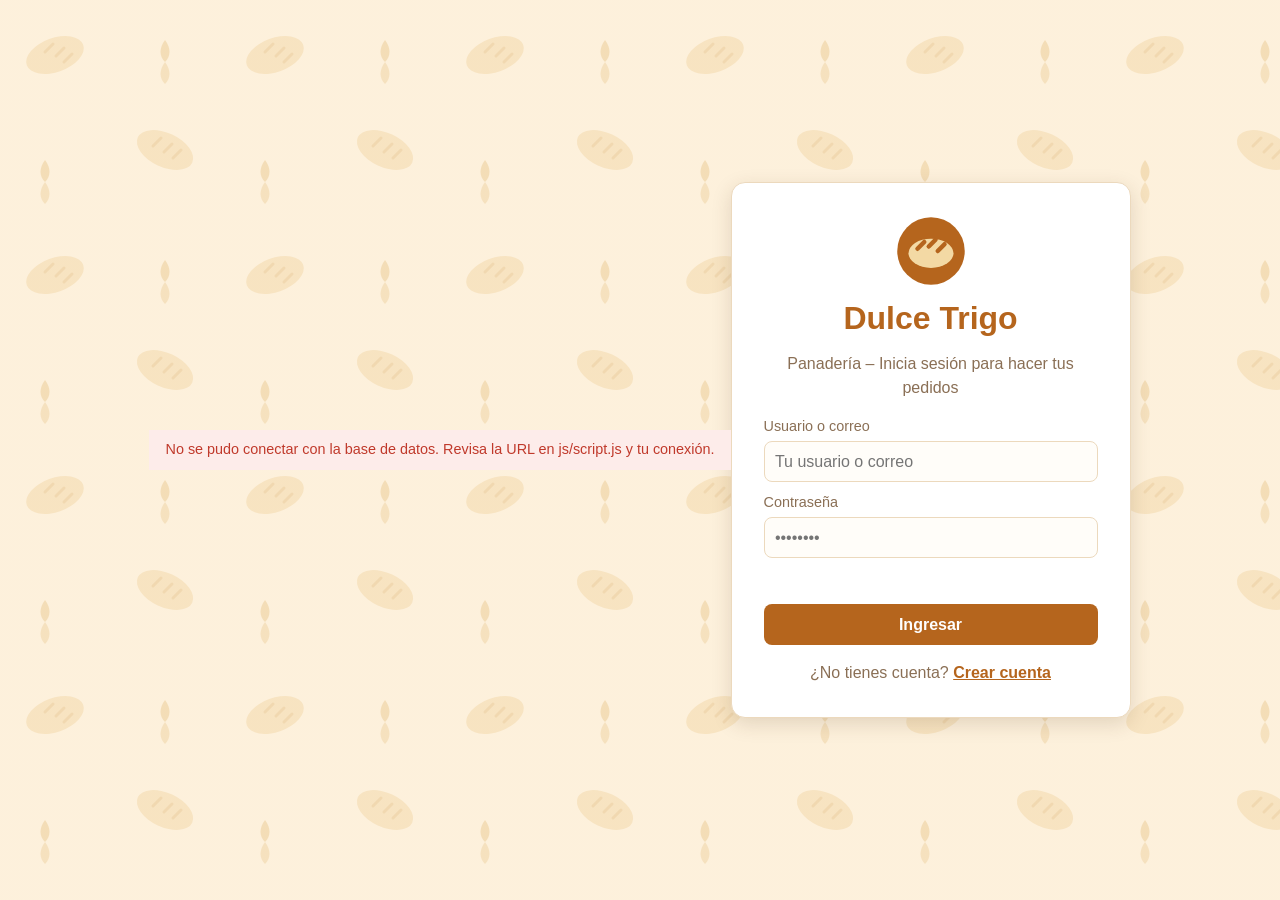
<file: index.html>
<!DOCTYPE html>
<html lang="es">
<head>
<meta charset="UTF-8">
<meta name="viewport" content="width=device-width, initial-scale=1">
<title>Login | Panadería Dulce Trigo</title>
<link rel="stylesheet" href="css/estilos.css">
<link rel="stylesheet" href="css/responsive.css">
</head>
<body data-page="login" class="login-body">
<main class="login-box">
  <img src="img/logo.svg" alt="Logo Dulce Trigo" width="72">
  <h1 data-cfg="nombre">Dulce Trigo</h1>
  <p>Panadería – Inicia sesión para hacer tus pedidos</p>
  <form id="loginForm" novalidate>
    <label for="usuario">Usuario o correo</label>
    <input type="text" id="usuario" placeholder="Tu usuario o correo">
    <label for="clave">Contraseña</label>
    <input type="password" id="clave" placeholder="••••••••">
    <div id="error" class="error" role="alert"></div>
    <button type="submit">Ingresar</button>
  </form>
  <p class="enlace">¿No tienes cuenta? <a href="pages/registro.html">Crear cuenta</a></p>
</main>
<script src="js/script.js"></script>
</body>
</html>
</file>
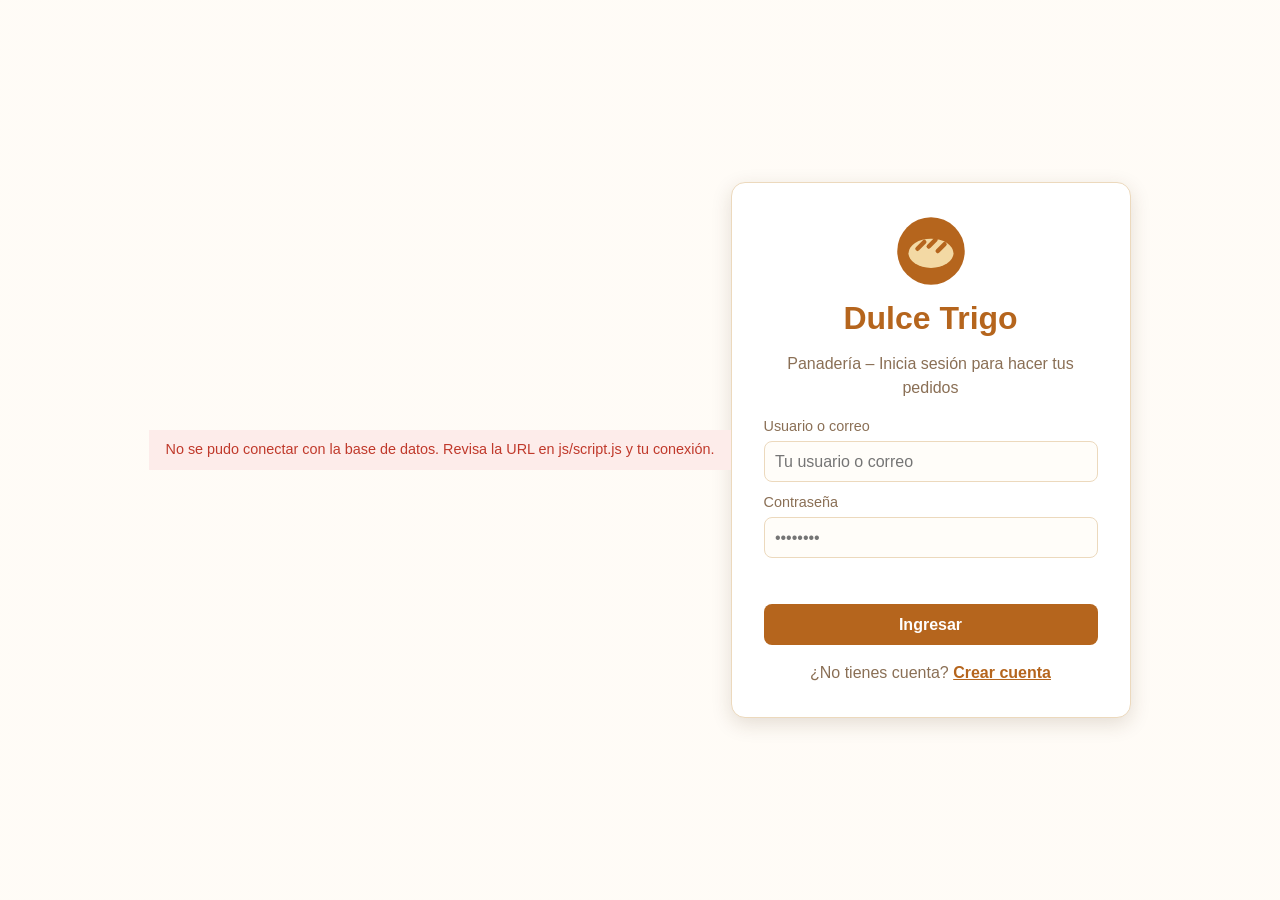
<file: pages/configuracion.html>
<!DOCTYPE html>
<html lang="es">
<head>
<meta charset="UTF-8">
<meta name="viewport" content="width=device-width, initial-scale=1">
<title>Configuración | Dulce Trigo</title>
<link rel="stylesheet" href="../css/estilos.css">
<link rel="stylesheet" href="../css/responsive.css">
</head>
<body data-page="configuracion" data-rol="admin">
<div class="layout">
<header>
  <div class="brand"><img src="../img/logo.svg" alt="Logo" width="36"><span data-cfg="nombre">Dulce Trigo</span></div>
  <span id="saludo"></span>
  <button id="salir" class="btn-sec">Cerrar sesión</button>
</header>
<nav id="menu"></nav>
<main>
<section>
  <h1>Configuración</h1>
  <p class="mut">Cambia los datos que ven los clientes en todo el sistema.</p>
  <article class="panel">
    <form id="formConfig" novalidate>
      <div class="fila">
        <div><label for="nombre">Nombre de la panadería</label><input id="nombre" type="text" maxlength="40"></div>
        <div><label for="telefono">Teléfono</label><input id="telefono" type="tel"></div>
        <div><label for="direccion">Dirección</label><input id="direccion" type="text"></div>
        <div><label for="horno">Hoy se hornea</label><input id="horno" type="text"></div>
      </div>
      <label for="horario">Horario (puedes usar varias líneas)</label>
      <textarea id="horario" rows="3"></textarea>
      <label for="archivoFondo">Imagen de fondo</label>
      <input id="archivoFondo" type="file" accept="image/*">
      <img id="vistaFondo" class="vista-fondo" alt="Vista previa del fondo">
      <button type="button" id="quitarFondo" class="btn-sec2">Usar fondo predeterminado</button>
      <div id="error" class="error" role="alert"></div>
      <button type="submit">Guardar cambios</button>
    </form>
  </article>
</section>
</main>
<aside>
  <h3>Horario</h3>
  <p data-cfg="horario"></p>
  <h3>Contacto</h3>
  <p><span data-cfg="direccion"></span><br>Tel: <span data-cfg="telefono"></span></p>
  <h3>Hoy se hornea</h3>
  <p data-cfg="horno"></p>
</aside>
<footer>&copy; 2026 <span data-cfg="nombre">Dulce Trigo</span></footer>
</div>
<script src="../js/script.js"></script>
</body>
</html>
</file>
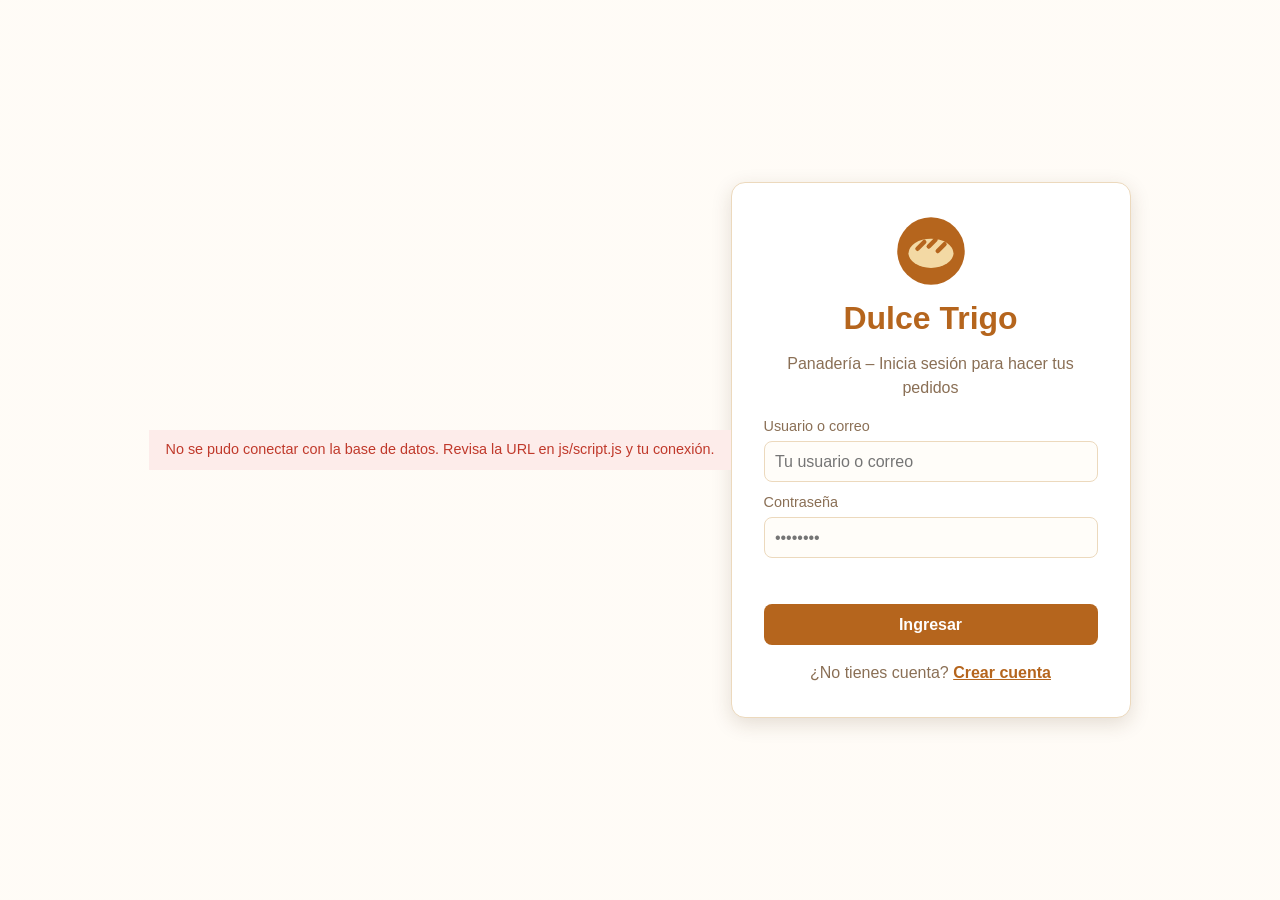
<file: pages/inicio.html>
<!DOCTYPE html>
<html lang="es">
<head>
<meta charset="UTF-8">
<meta name="viewport" content="width=device-width, initial-scale=1">
<title>Panel | Dulce Trigo</title>
<link rel="stylesheet" href="../css/estilos.css">
<link rel="stylesheet" href="../css/responsive.css">
</head>
<body data-page="inicio" data-rol="admin">
<div class="layout">
<header>
  <div class="brand"><img src="../img/logo.svg" alt="Logo" width="36"><span data-cfg="nombre">Dulce Trigo</span></div>
  <span id="saludo"></span>
  <button id="salir" class="btn-sec">Cerrar sesión</button>
</header>
<nav id="menu"></nav>
<main>
<section>
  <h1>Panel de administración</h1>
  <div class="cards">
    <article class="card"><h2 id="totProductos">0</h2><p>Productos</p></article>
    <article class="card"><h2 id="totClientes">0</h2><p>Clientes registrados</p></article>
    <article class="card"><h2 id="totPendientes">0</h2><p>Pedidos pendientes</p></article>
    <article class="card"><h2 id="totVentas">Bs 0</h2><p>Ventas (sin cancelados)</p></article>
  </div>
</section>
<section>
  <h2>Stock bajo (menos de 10)</h2>
  <div class="tabla-wrap"><table><thead><tr><th>Producto</th><th>Stock</th></tr></thead><tbody id="bajo"></tbody></table></div>
</section>
</main>
<aside>
  <h3>Horario</h3>
  <p data-cfg="horario"></p>
  <h3>Contacto</h3>
  <p><span data-cfg="direccion"></span><br>Tel: <span data-cfg="telefono"></span></p>
  <h3>Hoy se hornea</h3>
  <p data-cfg="horno"></p>
</aside>
<footer>&copy; 2026 <span data-cfg="nombre">Dulce Trigo</span></footer>
</div>
<script src="../js/script.js"></script>
</body>
</html>
</file>
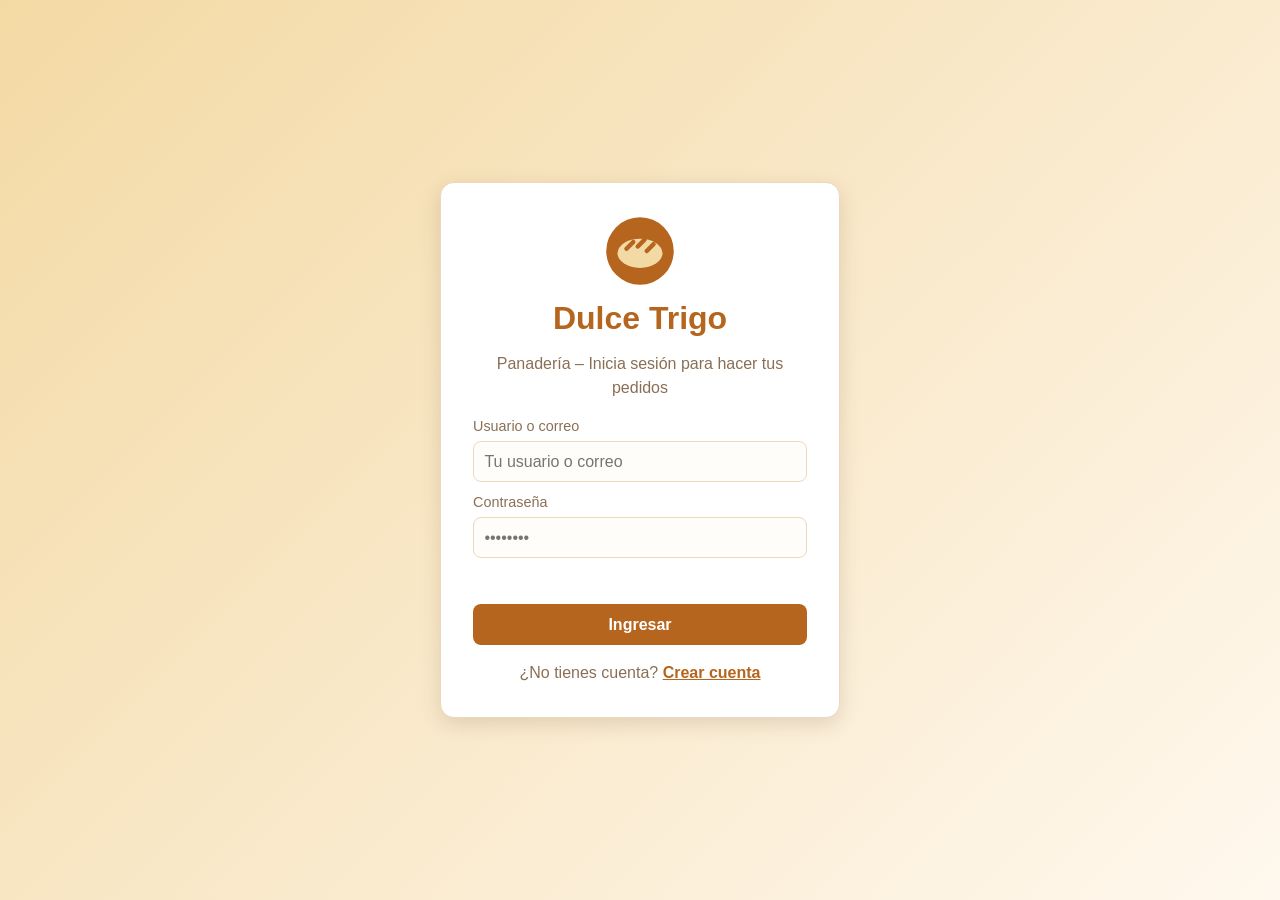
<file: pages/mispedidos.html>
<!DOCTYPE html>
<html lang="es">
<head>
<meta charset="UTF-8">
<meta name="viewport" content="width=device-width, initial-scale=1">
<title>Mis pedidos | Dulce Trigo</title>
<link rel="stylesheet" href="../css/estilos.css">
<link rel="stylesheet" href="../css/responsive.css">
</head>
<body data-page="mispedidos" data-rol="cliente">
<div class="layout">
<header>
  <div class="brand"><img src="../img/logo.svg" alt="Logo" width="36"><span data-cfg="nombre">Dulce Trigo</span></div>
  <span id="saludo"></span>
  <button id="salir" class="btn-sec">Cerrar sesión</button>
</header>
<nav id="menu"></nav>
<main>
<section>
  <h1>Mis pedidos</h1>
  <article class="panel">
    <div class="tabla-wrap"><table><thead><tr><th>N°</th><th>Detalle</th><th>Total</th><th>Entrega</th><th>Estado</th><th></th></tr></thead><tbody id="lista"></tbody></table></div>
  </article>
</section>
</main>
<aside>
  <h3>Horario</h3>
  <p data-cfg="horario"></p>
  <h3>Contacto</h3>
  <p><span data-cfg="direccion"></span><br>Tel: <span data-cfg="telefono"></span></p>
  <h3>Hoy se hornea</h3>
  <p data-cfg="horno"></p>
</aside>
<footer>&copy; 2026 <span data-cfg="nombre">Dulce Trigo</span></footer>
</div>
<script src="../js/script.js"></script>
</body>
</html>
</file>
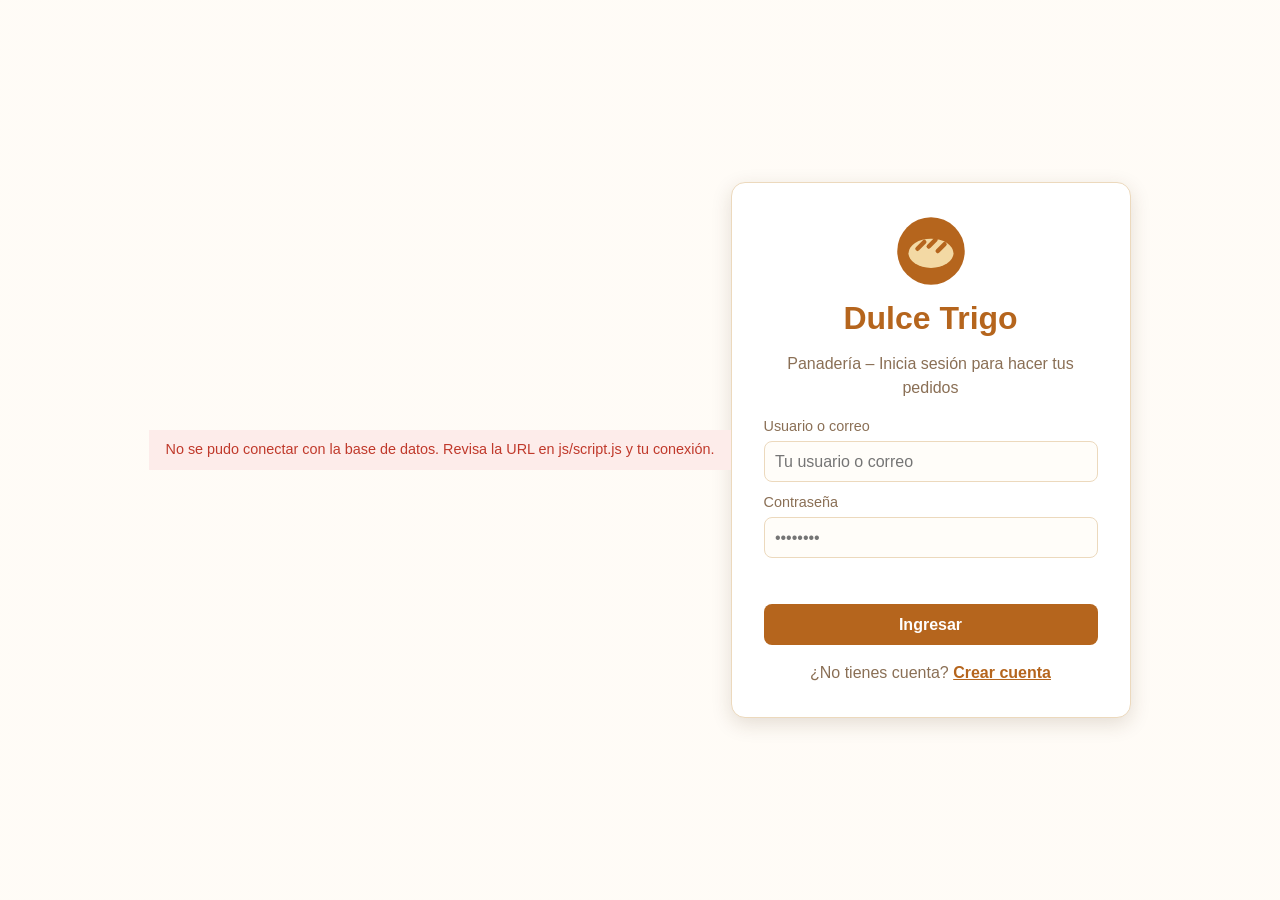
<file: pages/pedidos.html>
<!DOCTYPE html>
<html lang="es">
<head>
<meta charset="UTF-8">
<meta name="viewport" content="width=device-width, initial-scale=1">
<title>Pedidos | Dulce Trigo</title>
<link rel="stylesheet" href="../css/estilos.css">
<link rel="stylesheet" href="../css/responsive.css">
</head>
<body data-page="pedidos" data-rol="admin">
<div class="layout">
<header>
  <div class="brand"><img src="../img/logo.svg" alt="Logo" width="36"><span data-cfg="nombre">Dulce Trigo</span></div>
  <span id="saludo"></span>
  <button id="salir" class="btn-sec">Cerrar sesión</button>
</header>
<nav id="menu"></nav>
<main>
<section>
  <h1>Todos los pedidos</h1>
  <article class="panel">
    <div class="tabla-wrap"><table><thead><tr><th>N°</th><th>Cliente</th><th>Detalle</th><th>Total</th><th>Entrega</th><th>Estado</th></tr></thead><tbody id="lista"></tbody></table></div>
  </article>
</section>
</main>
<aside>
  <h3>Horario</h3>
  <p data-cfg="horario"></p>
  <h3>Contacto</h3>
  <p><span data-cfg="direccion"></span><br>Tel: <span data-cfg="telefono"></span></p>
  <h3>Hoy se hornea</h3>
  <p data-cfg="horno"></p>
</aside>
<footer>&copy; 2026 <span data-cfg="nombre">Dulce Trigo</span></footer>
</div>
<script src="../js/script.js"></script>
</body>
</html>
</file>
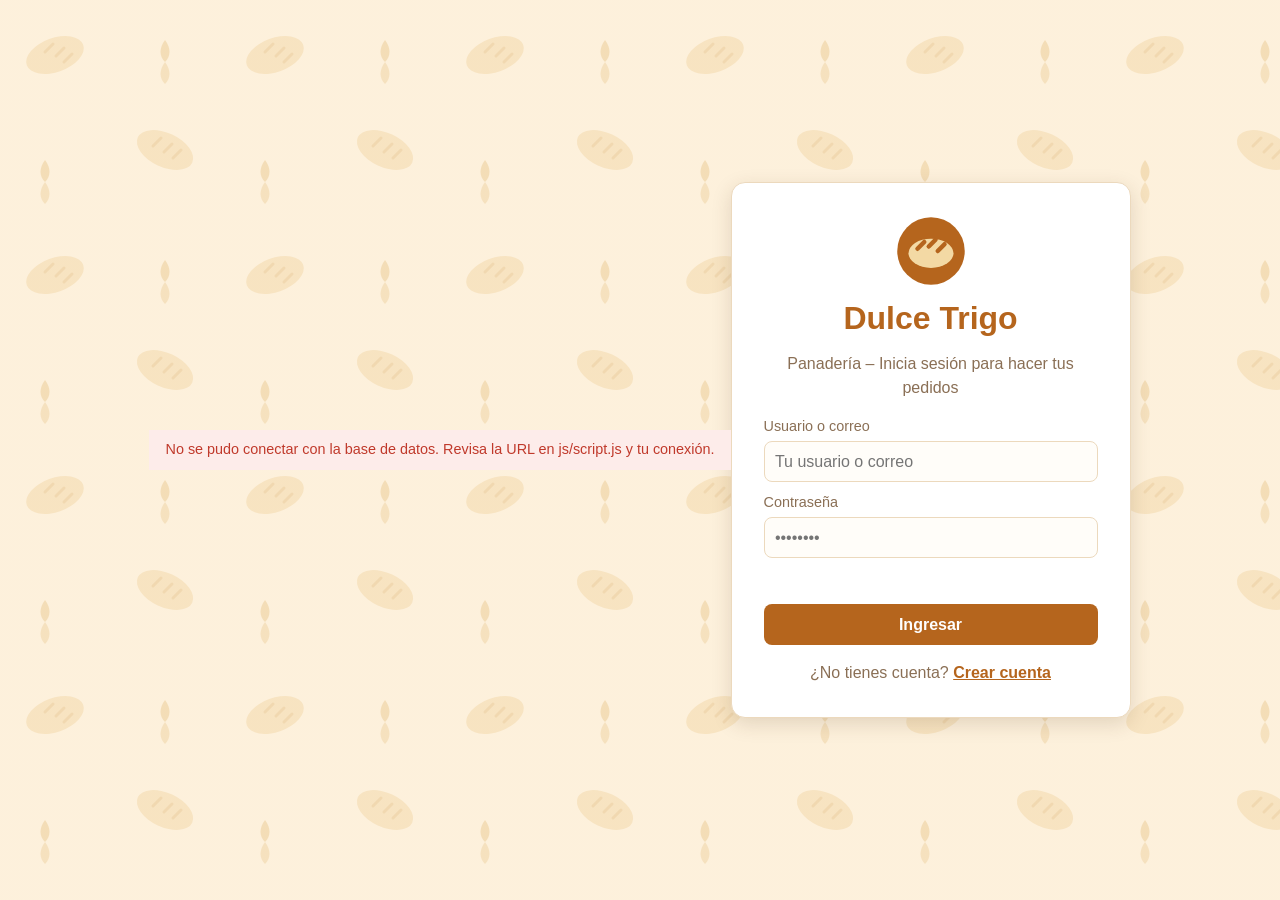
<file: pages/productos.html>
<!DOCTYPE html>
<html lang="es">
<head>
<meta charset="UTF-8">
<meta name="viewport" content="width=device-width, initial-scale=1">
<title>Productos | Dulce Trigo</title>
<link rel="stylesheet" href="../css/estilos.css">
<link rel="stylesheet" href="../css/responsive.css">
</head>
<body data-page="productos" data-rol="admin">
<div class="layout">
<header>
  <div class="brand"><img src="../img/logo.svg" alt="Logo" width="36"><span data-cfg="nombre">Dulce Trigo</span></div>
  <span id="saludo"></span>
  <button id="salir" class="btn-sec">Cerrar sesión</button>
</header>
<nav id="menu"></nav>
<main>
<section>
  <h1>Productos</h1>
  <p class="mut">Cambia el precio o el stock directamente en la tabla y pulsa Guardar.</p>
  <article class="panel">
    <form id="formProducto" novalidate>
      <div class="fila">
        <div><label for="nombre">Producto</label><input id="nombre" type="text"></div>
        <div><label for="categoria">Categoría</label><select id="categoria"><option>Pan</option><option>Pastel</option><option>Empanada</option><option>Bebida</option></select></div>
        <div><label for="precio">Precio (Bs)</label><input id="precio" type="number" step="0.01" min="0"></div>
        <div><label for="stock">Stock</label><input id="stock" type="number" min="0"></div>
      </div>
      <div id="error" class="error" role="alert"></div>
      <button type="submit">Guardar producto</button>
    </form>
  </article>
  <article class="panel">
    <div class="tabla-wrap"><table><thead><tr><th>Producto</th><th>Categoría</th><th>Precio (Bs)</th><th>Stock</th><th>Acciones</th></tr></thead><tbody id="lista"></tbody></table></div>
  </article>
</section>
</main>
<aside>
  <h3>Horario</h3>
  <p data-cfg="horario"></p>
  <h3>Contacto</h3>
  <p><span data-cfg="direccion"></span><br>Tel: <span data-cfg="telefono"></span></p>
  <h3>Hoy se hornea</h3>
  <p data-cfg="horno"></p>
</aside>
<footer>&copy; 2026 <span data-cfg="nombre">Dulce Trigo</span></footer>
</div>
<script src="../js/script.js"></script>
</body>
</html>
</file>
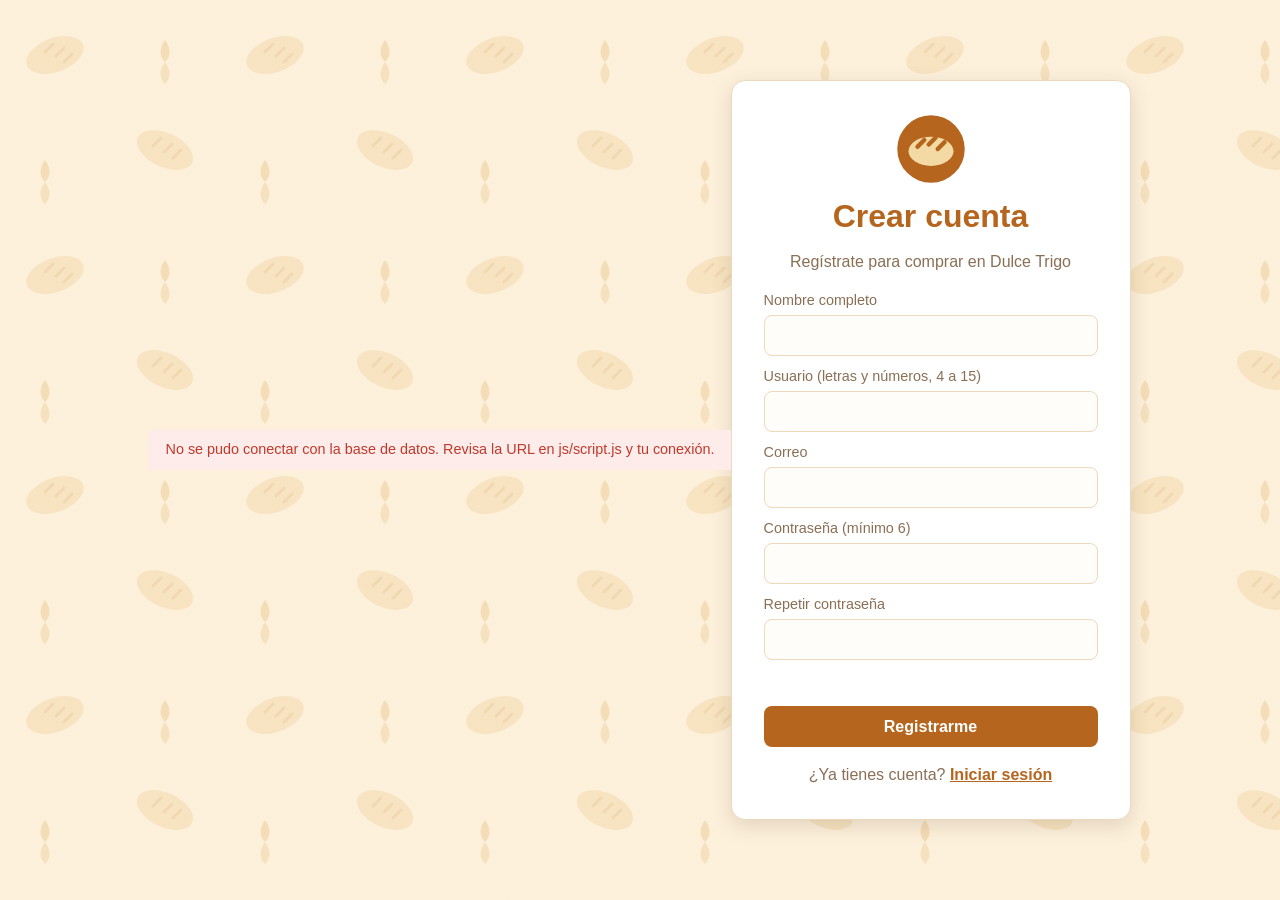
<file: pages/registro.html>
<!DOCTYPE html>
<html lang="es">
<head>
<meta charset="UTF-8">
<meta name="viewport" content="width=device-width, initial-scale=1">
<title>Crear cuenta | Panadería Dulce Trigo</title>
<link rel="stylesheet" href="../css/estilos.css">
<link rel="stylesheet" href="../css/responsive.css">
</head>
<body data-page="registro" class="login-body">
<main class="login-box">
  <img src="../img/logo.svg" alt="Logo Dulce Trigo" width="72">
  <h1>Crear cuenta</h1>
  <p>Regístrate para comprar en <span data-cfg="nombre">Dulce Trigo</span></p>
  <form id="formRegistro" novalidate>
    <label for="nombre">Nombre completo</label>
    <input type="text" id="nombre">
    <label for="usuario">Usuario (letras y números, 4 a 15)</label>
    <input type="text" id="usuario">
    <label for="correo">Correo</label>
    <input type="email" id="correo">
    <label for="clave">Contraseña (mínimo 6)</label>
    <input type="password" id="clave">
    <label for="clave2">Repetir contraseña</label>
    <input type="password" id="clave2">
    <div id="error" class="error" role="alert"></div>
    <button type="submit">Registrarme</button>
  </form>
  <p class="enlace">¿Ya tienes cuenta? <a href="../index.html">Iniciar sesión</a></p>
</main>
<script src="../js/script.js"></script>
</body>
</html>
</file>
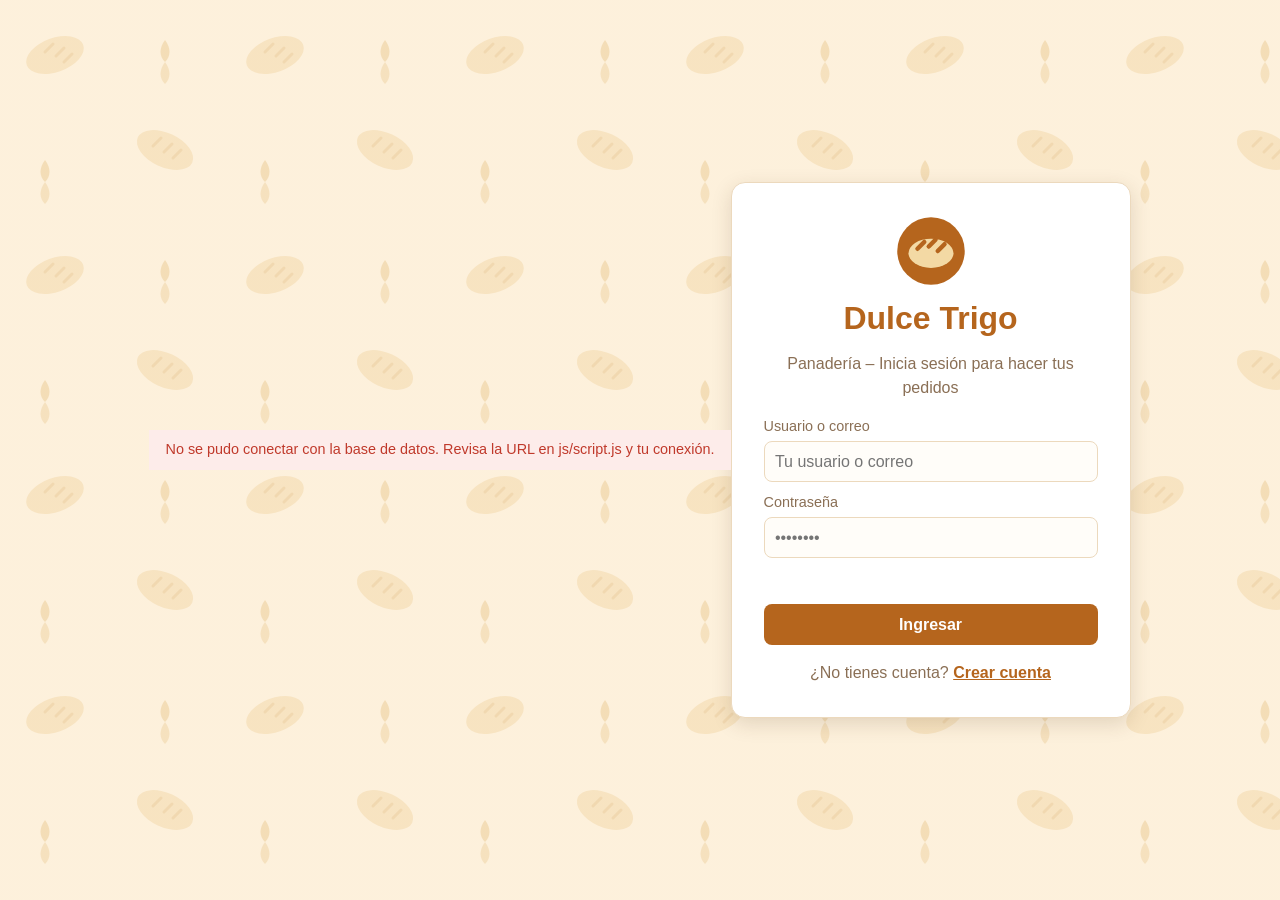
<file: pages/tienda.html>
<!DOCTYPE html>
<html lang="es">
<head>
<meta charset="UTF-8">
<meta name="viewport" content="width=device-width, initial-scale=1">
<title>Tienda | Dulce Trigo</title>
<link rel="stylesheet" href="../css/estilos.css">
<link rel="stylesheet" href="../css/responsive.css">
</head>
<body data-page="tienda" data-rol="cliente">
<div class="layout">
<header>
  <div class="brand"><img src="../img/logo.svg" alt="Logo" width="36"><span data-cfg="nombre">Dulce Trigo</span></div>
  <span id="saludo"></span>
  <button id="salir" class="btn-sec">Cerrar sesión</button>
</header>
<nav id="menu"></nav>
<main>
<section>
  <h1>Nuestros productos</h1>
  <div id="error" class="error" role="alert"></div>
  <label for="buscar">Buscar</label>
  <input id="buscar" type="search" placeholder="Ej: pan, pastel...">
  <div id="catalogo" class="catalogo"></div>
</section>
</main>
<aside>
  <h3>Horario</h3>
  <p data-cfg="horario"></p>
  <h3>Contacto</h3>
  <p><span data-cfg="direccion"></span><br>Tel: <span data-cfg="telefono"></span></p>
  <h3>Hoy se hornea</h3>
  <p data-cfg="horno"></p>
</aside>
<footer>&copy; 2026 <span data-cfg="nombre">Dulce Trigo</span></footer>
</div>
<script src="../js/script.js"></script>
</body>
</html>
</file>
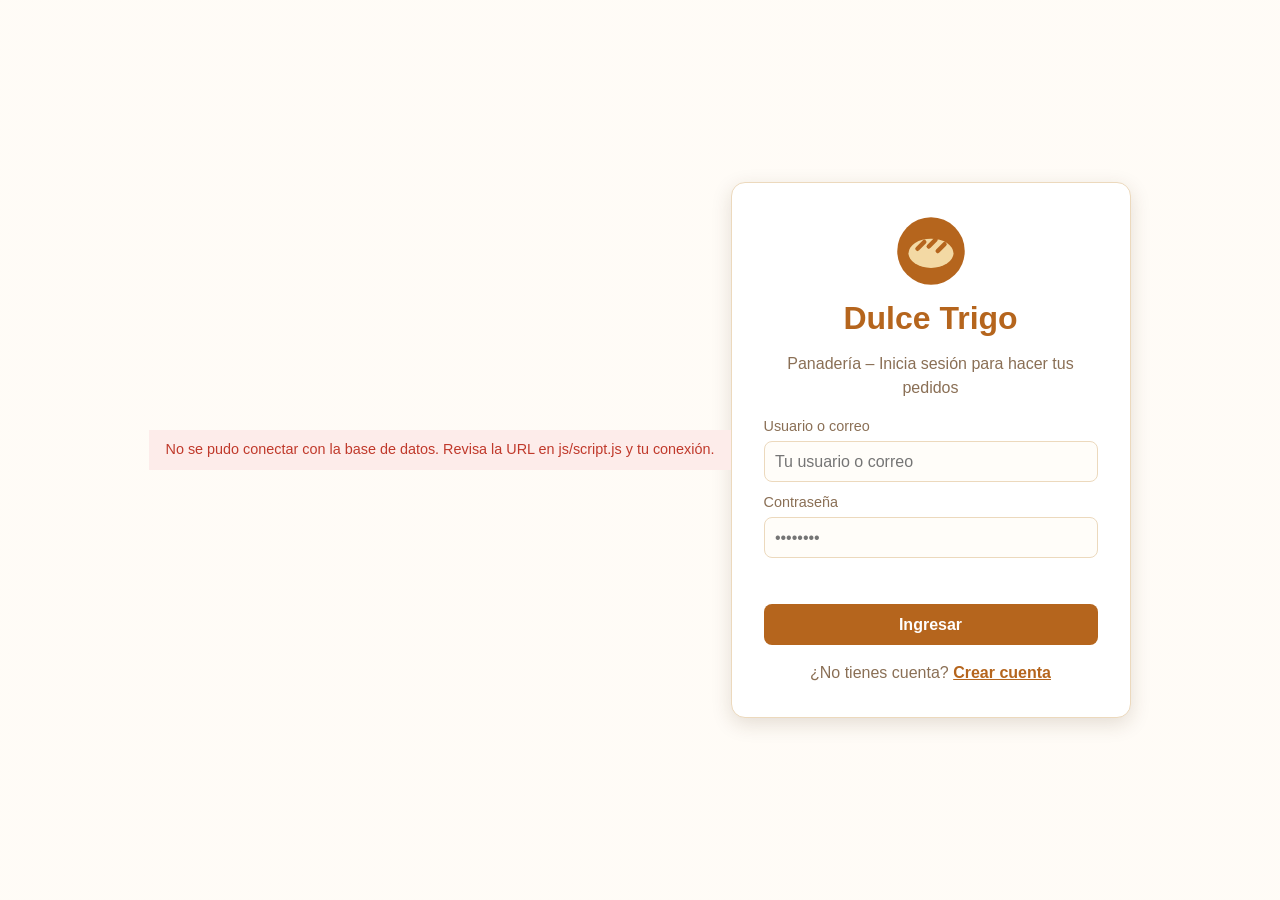
<file: pages/usuarios.html>
<!DOCTYPE html>
<html lang="es">
<head>
<meta charset="UTF-8">
<meta name="viewport" content="width=device-width, initial-scale=1">
<title>Usuarios | Dulce Trigo</title>
<link rel="stylesheet" href="../css/estilos.css">
<link rel="stylesheet" href="../css/responsive.css">
</head>
<body data-page="usuarios" data-rol="admin">
<div class="layout">
<header>
  <div class="brand"><img src="../img/logo.svg" alt="Logo" width="36"><span data-cfg="nombre">Dulce Trigo</span></div>
  <span id="saludo"></span>
  <button id="salir" class="btn-sec">Cerrar sesión</button>
</header>
<nav id="menu"></nav>
<main>
<section>
  <h1>Usuarios</h1>
  <article class="panel">
    <h2>Agregar usuario</h2>
    <form id="formUsuario" novalidate>
      <div class="fila">
        <div><label for="nombre">Nombre completo</label><input id="nombre" type="text"></div>
        <div><label for="usuario">Usuario</label><input id="usuario" type="text"></div>
        <div><label for="correo">Correo</label><input id="correo" type="email"></div>
        <div><label for="clave">Contraseña</label><input id="clave" type="password"></div>
        <div><label for="rol">Rol</label><select id="rol"><option value="cliente">Cliente</option><option value="admin">Administrador</option></select></div>
      </div>
      <div id="error" class="error" role="alert"></div>
      <button type="submit">Agregar usuario</button>
    </form>
  </article>
  <article class="panel">
    <div class="tabla-wrap"><table><thead><tr><th>Nombre</th><th>Usuario</th><th>Correo</th><th>Rol</th><th></th></tr></thead><tbody id="lista"></tbody></table></div>
  </article>
</section>
</main>
<aside>
  <h3>Horario</h3>
  <p data-cfg="horario"></p>
  <h3>Contacto</h3>
  <p><span data-cfg="direccion"></span><br>Tel: <span data-cfg="telefono"></span></p>
  <h3>Hoy se hornea</h3>
  <p data-cfg="horno"></p>
</aside>
<footer>&copy; 2026 <span data-cfg="nombre">Dulce Trigo</span></footer>
</div>
<script src="../js/script.js"></script>
</body>
</html>
</file>
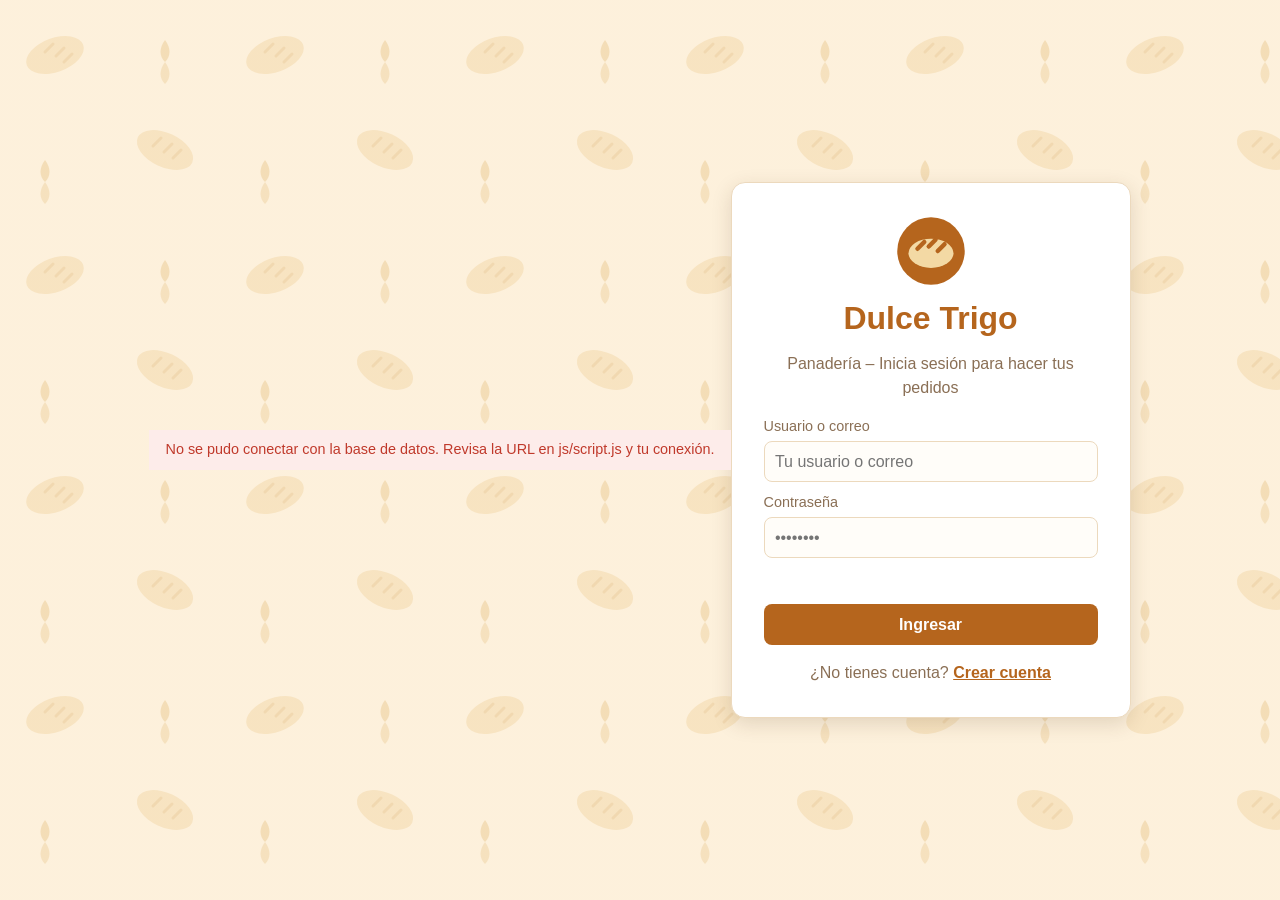
<file: pages/ventas.html>
<!DOCTYPE html>
<html lang="es">
<head>
<meta charset="UTF-8">
<meta name="viewport" content="width=device-width, initial-scale=1">
<title>Ventas | Dulce Trigo</title>
<link rel="stylesheet" href="../css/estilos.css">
<link rel="stylesheet" href="../css/responsive.css">
</head>
<body data-page="ventas" data-rol="admin">
<div class="layout">
<header>
  <div class="brand"><img src="../img/logo.svg" alt="Logo" width="36"><span data-cfg="nombre">Dulce Trigo</span></div>
  <span id="saludo"></span>
  <button id="salir" class="btn-sec">Cerrar sesión</button>
</header>
<nav id="menu"></nav>
<main>
<section>
  <h1>Registro de ventas</h1>
  <p class="mut">Cada venta muestra a quién se vendió, qué se llevó y cuánto pagó.</p>
  <div id="detalleVentas"></div>
  <article class="total-general"><span>TOTAL GENERAL DE VENTAS</span><strong id="totalGeneral">Bs 0.00</strong></article>
</section>
<section>
  <h2>Resumen por producto</h2>
  <article class="panel">
    <div class="tabla-wrap"><table><thead><tr><th>Producto</th><th>Cantidad vendida</th><th>Monto</th></tr></thead><tbody id="porProducto"></tbody></table></div>
  </article>
</section>
</main>
<aside>
  <h3>Horario</h3>
  <p data-cfg="horario"></p>
  <h3>Contacto</h3>
  <p><span data-cfg="direccion"></span><br>Tel: <span data-cfg="telefono"></span></p>
  <h3>Hoy se hornea</h3>
  <p data-cfg="horno"></p>
</aside>
<footer>&copy; 2026 <span data-cfg="nombre">Dulce Trigo</span></footer>
</div>
<script src="../js/script.js"></script>
</body>
</html>
</file>
<file: css/estilos.css>
:root{--bg:#fff8ee;--panel:#ffffff;--borde:#ecd9bd;--cafe:#b5651d;--oscuro:#4a2c12;--txt:#3b2a1a;--mut:#8a6f55;--err:#c0392b;--ok:#2e7d32}
*{box-sizing:border-box;margin:0;padding:0}
body{font-family:Segoe UI,Arial,sans-serif;background:var(--bg);color:var(--txt);line-height:1.5}
h1,h2,h3{color:var(--cafe);margin-bottom:.6rem}
label{display:block;margin:.6rem 0 .25rem;color:var(--mut);font-size:.9rem}
input,select,textarea{width:100%;padding:.65rem;border-radius:8px;border:1px solid var(--borde);background:#fffdf9;color:var(--txt);font-size:1rem}
input:focus,select:focus,textarea:focus{outline:2px solid var(--cafe)}
button{margin-top:1rem;padding:.7rem 1.4rem;border:0;border-radius:8px;background:var(--cafe);color:#fff;font-weight:700;cursor:pointer;font-size:1rem}
button:hover{opacity:.88}
button:disabled{background:#c9b9a5;cursor:not-allowed}
.btn-sec{margin:0;background:transparent;color:#fff;border:1px solid #f3d9a4;padding:.45rem .9rem}
.error,.ok{min-height:1.4rem;margin-top:.5rem;font-size:.9rem}
.error{color:var(--err)}.ok{color:var(--ok)}
.login-body{display:flex;align-items:center;justify-content:center;min-height:100vh;padding:1rem;background:linear-gradient(135deg,#f3d9a4,#fff8ee)}
.login-box{background:var(--panel);padding:2rem;border-radius:14px;width:100%;max-width:400px;text-align:center;border:1px solid var(--borde);box-shadow:0 6px 20px rgba(74,44,18,.15)}
.login-box p{color:var(--mut);margin-bottom:1rem}
.login-box form{text-align:left}
.login-box button{width:100%}
.login-box .enlace{margin:1rem 0 0}
a{color:var(--cafe);font-weight:600}
.layout{display:grid;min-height:100vh;grid-template-columns:1fr 230px;grid-template-rows:auto auto 1fr auto;grid-template-areas:"h h" "n n" "m a" "f f"}
header{grid-area:h;display:flex;align-items:center;justify-content:space-between;gap:1rem;padding:.8rem 1.2rem;background:var(--oscuro);color:#fff}
.brand{display:flex;align-items:center;gap:.6rem;font-weight:700;font-size:1.2rem;color:#f3d9a4}
#saludo{color:#e8cfa5;flex:1;text-align:right}
nav{grid-area:n;display:flex;gap:.4rem;padding:.5rem 1.2rem;background:#f3d9a4}
nav a{color:var(--oscuro);text-decoration:none;padding:.5rem 1rem;border-radius:8px;font-weight:600;white-space:nowrap}
nav a:hover,nav a.act{background:var(--cafe);color:#fff}
.badge{background:var(--err);color:#fff;border-radius:10px;padding:0 .45rem;font-size:.8rem;margin-left:.3rem}
main{grid-area:m;padding:1.2rem}
aside{grid-area:a;padding:1.2rem;background:var(--panel);border-left:1px solid var(--borde)}
aside p{color:var(--mut);margin-bottom:1rem}
footer{grid-area:f;text-align:center;padding:1rem;color:#e8cfa5;background:var(--oscuro);font-size:.85rem}
section{margin-bottom:1.5rem}
.cards{display:grid;grid-template-columns:repeat(4,1fr);gap:1rem}
.card,.panel{background:var(--panel);border:1px solid var(--borde);border-radius:12px;padding:1.2rem;margin-bottom:1rem}
.card h2{font-size:2rem;margin:0}
.fila{display:grid;grid-template-columns:repeat(auto-fit,minmax(170px,1fr));gap:.8rem}
.tabla-wrap{overflow-x:auto}
table{width:100%;border-collapse:collapse}
th,td{padding:.7rem;text-align:left;border-bottom:1px solid var(--borde);white-space:nowrap}
th{color:var(--cafe)}
td input[type=number]{width:80px}
.del{margin:0;padding:.3rem .7rem;background:var(--err);font-size:.85rem}
.catalogo{display:grid;grid-template-columns:repeat(auto-fill,minmax(200px,1fr));gap:1rem;margin-top:1rem}
.prod{background:var(--panel);border:1px solid var(--borde);border-radius:12px;padding:1rem}
.prod h3{margin-bottom:.2rem}
.tag{background:#f3d9a4;color:var(--oscuro);border-radius:6px;padding:.1rem .5rem;font-size:.8rem}
.precio{font-size:1.3rem;font-weight:700;margin:.5rem 0 0}
.mut{color:var(--mut);font-size:.85rem;margin-bottom:.5rem}
.prod button{width:100%}
/* ===== Carrito flotante ===== */
.fab{position:fixed;right:20px;bottom:20px;width:62px;height:62px;border-radius:50%;margin:0;padding:0;background:var(--cafe);box-shadow:0 4px 14px rgba(74,44,18,.4);display:flex;align-items:center;justify-content:center;z-index:50}
.fab svg{width:30px;height:30px;stroke:#fff;fill:none;stroke-width:2;stroke-linecap:round;stroke-linejoin:round}
.fab-n{position:absolute;top:-4px;right:-4px;min-width:24px;height:24px;border-radius:12px;background:var(--err);color:#fff;font-size:.8rem;display:flex;align-items:center;justify-content:center;padding:0 5px}
.velo{position:fixed;inset:0;background:rgba(0,0,0,.45);opacity:0;pointer-events:none;transition:opacity .25s;z-index:60}
.velo.abierto{opacity:1;pointer-events:auto}
.drawer{position:fixed;top:0;right:0;height:100%;width:min(390px,100%);background:var(--panel);z-index:70;transform:translateX(105%);transition:transform .3s;display:flex;flex-direction:column;box-shadow:-4px 0 18px rgba(0,0,0,.25)}
.drawer.abierto{transform:translateX(0)}
.drawer-head{display:flex;justify-content:space-between;align-items:center;padding:1rem 1.2rem;background:var(--oscuro)}
.drawer-head h2{color:#f3d9a4;margin:0}
.btn-x{margin:0;padding:.3rem .7rem;background:transparent;border:1px solid #f3d9a4;color:#f3d9a4}
.items{list-style:none;flex:1;overflow-y:auto;padding:.5rem 1.2rem}
.items li{display:flex;align-items:center;gap:.5rem;padding:.7rem 0;border-bottom:1px dashed var(--borde)}
.items .nom{flex:1;font-weight:600}
.items .sub{color:var(--mut);font-size:.85rem;min-width:62px;text-align:right}
.items .cant{min-width:24px;text-align:center;font-weight:700;font-size:1.1rem}
.items .vacio{color:var(--mut);justify-content:center;border:0;padding:2rem 0}
.mas,.menos{margin:0;padding:0;width:30px;height:30px;border-radius:50%;font-size:1.1rem;line-height:1}
.quitar{margin:0;padding:.2rem .5rem;background:transparent;color:var(--err);font-size:1rem}
.drawer-foot{padding:1rem 1.2rem;border-top:2px solid var(--borde);background:#fffaf2}
.total{font-size:1.4rem;font-weight:700;color:var(--oscuro)}
.drawer-foot button{width:100%}
.btn-sec2{background:transparent;color:var(--mut);border:1px solid var(--borde);margin-top:.5rem}
/* ===== Ventas ===== */
.venta{background:var(--panel);border:1px solid var(--borde);border-radius:12px;margin:1rem 0;overflow:hidden}
.venta-head{display:flex;flex-wrap:wrap;gap:.4rem 1rem;padding:.8rem 1rem;background:#f3d9a4;color:var(--oscuro)}
.venta .tabla-wrap{padding:0 .5rem .5rem}
.venta.anulada{opacity:.55}
.anul{background:var(--err);color:#fff}
tfoot td{font-weight:700;color:var(--oscuro);border-bottom:0;background:#fffaf2}
.total-general{display:flex;justify-content:space-between;align-items:center;gap:1rem;background:var(--oscuro);color:#f3d9a4;border-radius:12px;padding:1.2rem 1.4rem;margin-top:1rem}
.total-general strong{font-size:1.8rem;color:#fff}
.guardar{margin:0;padding:.3rem .7rem;background:var(--ok);font-size:.85rem}
textarea{font-family:inherit;resize:vertical}
aside p{white-space:pre-line}
.vista-fondo{display:block;max-width:100%;max-height:180px;margin-top:.6rem;border-radius:10px;border:1px solid var(--borde)}
input[type=file]{padding:.45rem}
.aviso{background:#fdecea;color:#c0392b;padding:.6rem 1rem;text-align:center;font-size:.9rem;position:sticky;top:0;z-index:100}
.aviso.info{background:#fff3cd;color:#7a5b00}
</file>
<file: css/responsive.css>
@media (max-width:900px){
  .layout{grid-template-columns:1fr;grid-template-areas:"h" "n" "m" "a" "f"}
  aside{border-left:0;border-top:1px solid var(--borde)}
  .cards{grid-template-columns:repeat(2,1fr)}
}
@media (max-width:600px){
  .cards{grid-template-columns:1fr}
  header{flex-wrap:wrap}
  #saludo{display:none}
  nav{overflow-x:auto}
  .login-box{padding:1.4rem}
  .catalogo{grid-template-columns:1fr 1fr}
}
@media (max-width:600px){
  .fab{width:56px;height:56px;right:14px;bottom:14px}
  .total-general strong{font-size:1.4rem}
}
</file>
